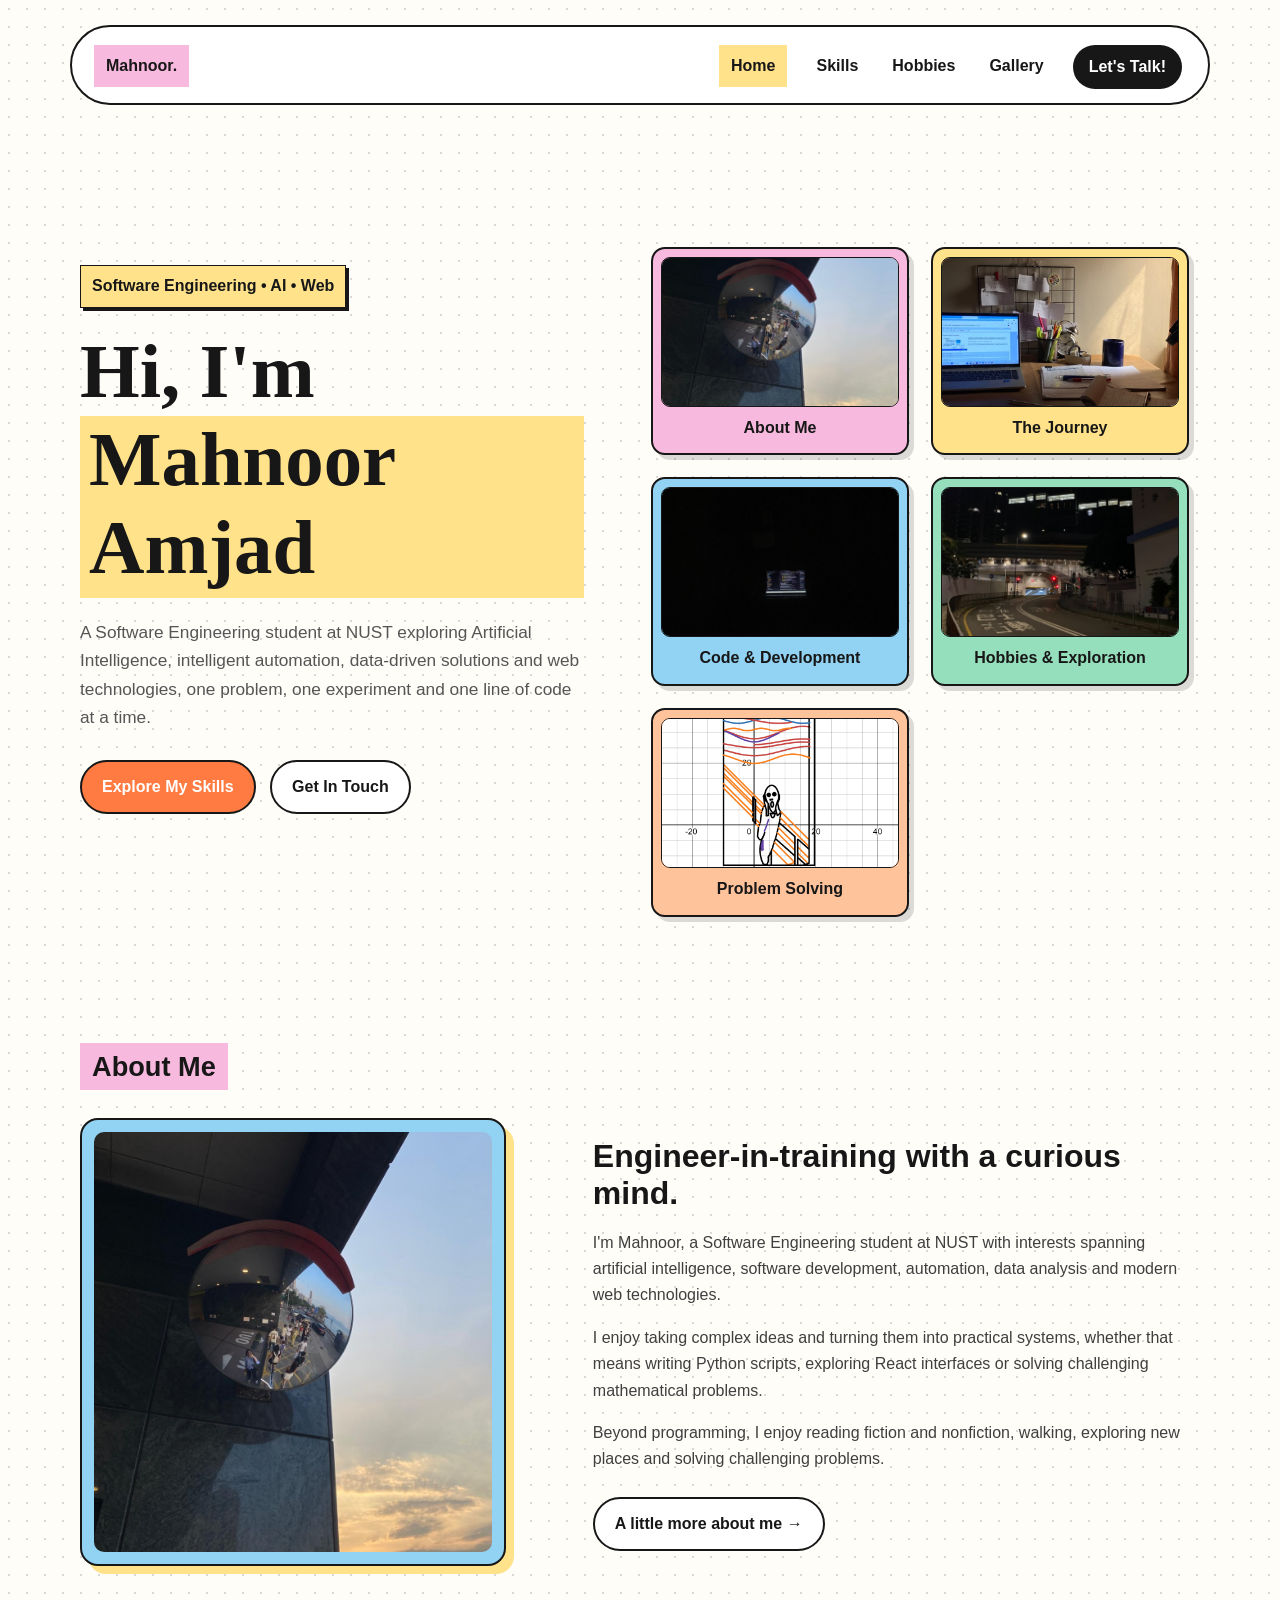
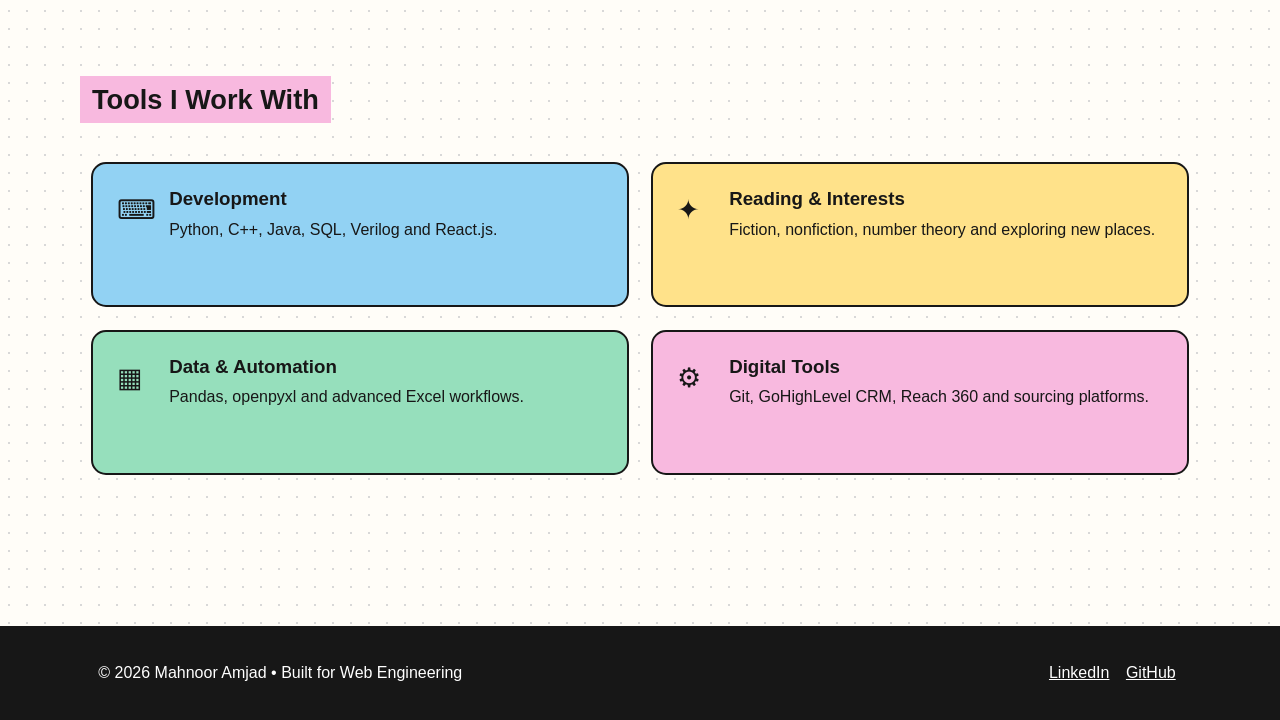
<file: index.html>
<!DOCTYPE html>

<html lang="en">
<head>
<meta charset="utf-8"/>
<meta content="width=device-width, initial-scale=1.0" name="viewport"/>
<title>Mahnoor Amjad | Portfolio</title>

<link href="css/style.css" rel="stylesheet"/></head>
<body>
<div class="nav-wrap">
<nav>
<a class="logo" href="index.html">Mahnoor.</a>
<div class="nav-links">
<a class="active" href="index.html">Home</a>
<a href="skills.html">Skills</a>
<a href="hobbies.html">Hobbies</a>
<a href="gallery.html">Gallery</a>
<a class="contact-pill" href="contact.html">Let's Talk!</a>
</div>
</nav>
</div>
<main>
<!-- HERO -->
<section class="hero">
<div class="hero-content">
<div class="availability">
<span class="availability-dot"></span>
                Software Engineering • AI • Web
            </div>
<h1>
                Hi, I'm
                <span class="highlight-name">Mahnoor Amjad</span>
</h1>
<p class="hero-text">
                A Software Engineering student at NUST exploring Artificial
                Intelligence, intelligent automation, data-driven solutions
                and web technologies, one problem, one experiment and one
                line of code at a time.
            </p>
<div class="hero-buttons">
<a class="button primary" href="skills.html">Explore My Skills</a>
<a class="button" href="contact.html">Get In Touch</a>
</div>
</div>
<!-- AUTOMATIC IMAGE STACK -->
<div class="stack-container">
<span class="spark spark-one">✦</span>
<span class="spark spark-two">✧</span>
<div class="photo-card card-1">
<img alt="About Mahnoor Amjad" src="images/about-me.jpeg"/>
<div class="photo-caption">About Me</div>
</div>
<div class="photo-card card-2">
<img alt="Software engineering workspace" src="images/desk.jpeg"/>
<div class="photo-caption">The Journey</div>
</div>
<div class="photo-card card-3">
<img alt="Programming code" src="images/code.jpeg"/>
<div class="photo-caption">Code &amp; Development</div>
</div>
<div class="photo-card card-4">
<img alt="Hobbies and personal interests" src="images/hobbies.jpeg"/>
<div class="photo-caption">Hobbies &amp; Exploration</div>
</div>
<div class="photo-card card-5">
<img alt="Problem solving with equations" src="images/desmos-graph.png"/>
<div class="photo-caption">Problem Solving</div>
</div>
</div>
</section>
<!-- ABOUT -->
<section class="section">
<h2 class="section-title">About Me</h2>
<div class="about-grid">
<div class="about-visual">
<img alt="Mahnoor Amjad profile" src="images/about-me.jpeg"/>
</div>
<div class="about-text">
<h3>Engineer-in-training with a curious mind.</h3>
<p>
                    I'm Mahnoor, a Software Engineering student at NUST with
                    interests spanning artificial intelligence, software
                    development, automation, data analysis and modern web
                    technologies.
                </p>
<p>
                    I enjoy taking complex ideas and turning them into practical
                    systems, whether that means writing Python scripts,
                    exploring React interfaces or
                    solving challenging mathematical problems.
                </p>
<p>
                    Beyond programming, I enjoy reading fiction and nonfiction,
                    walking, exploring new places and solving challenging
                    problems.
                </p>
<a class="button" href="hobbies.html">A little more about me →</a>
</div>
</div>
</section>
<!-- TOOLS -->
<section class="section">
<h2 class="section-title">Tools I Work With</h2>
<div class="tools-grid">
<article class="tool-card">
<span>⌨</span>
<div>
<h3>Development</h3>
<p>Python, C++, Java, SQL, Verilog and React.js.</p>
</div>
</article>
<article class="tool-card">
<span>✦</span>
<div>
<h3>Reading &amp; Interests</h3>
<p>Fiction, nonfiction, number theory and exploring new places.</p>
</div>
</article>
<article class="tool-card">
<span>▦</span>
<div>
<h3>Data &amp; Automation</h3>
<p>Pandas, openpyxl and advanced Excel workflows.</p>
</div>
</article>
<article class="tool-card">
<span>⚙</span>
<div>
<h3>Digital Tools</h3>
<p>Git, GoHighLevel CRM, Reach 360 and sourcing platforms.</p>
</div>
</article>
</div>
</section>
</main>
<footer>
<div class="footer-inner">
<p>© 2026 Mahnoor Amjad • Built for Web Engineering</p>
<div class="footer-links">
<a href="https://www.linkedin.com/in/mahnoor-amjad-964000329" target="_blank">LinkedIn</a>
<a href="https://github.com/m135531" target="_blank">GitHub</a>
</div>
</div>
</footer>

</body>
</html>
</file>
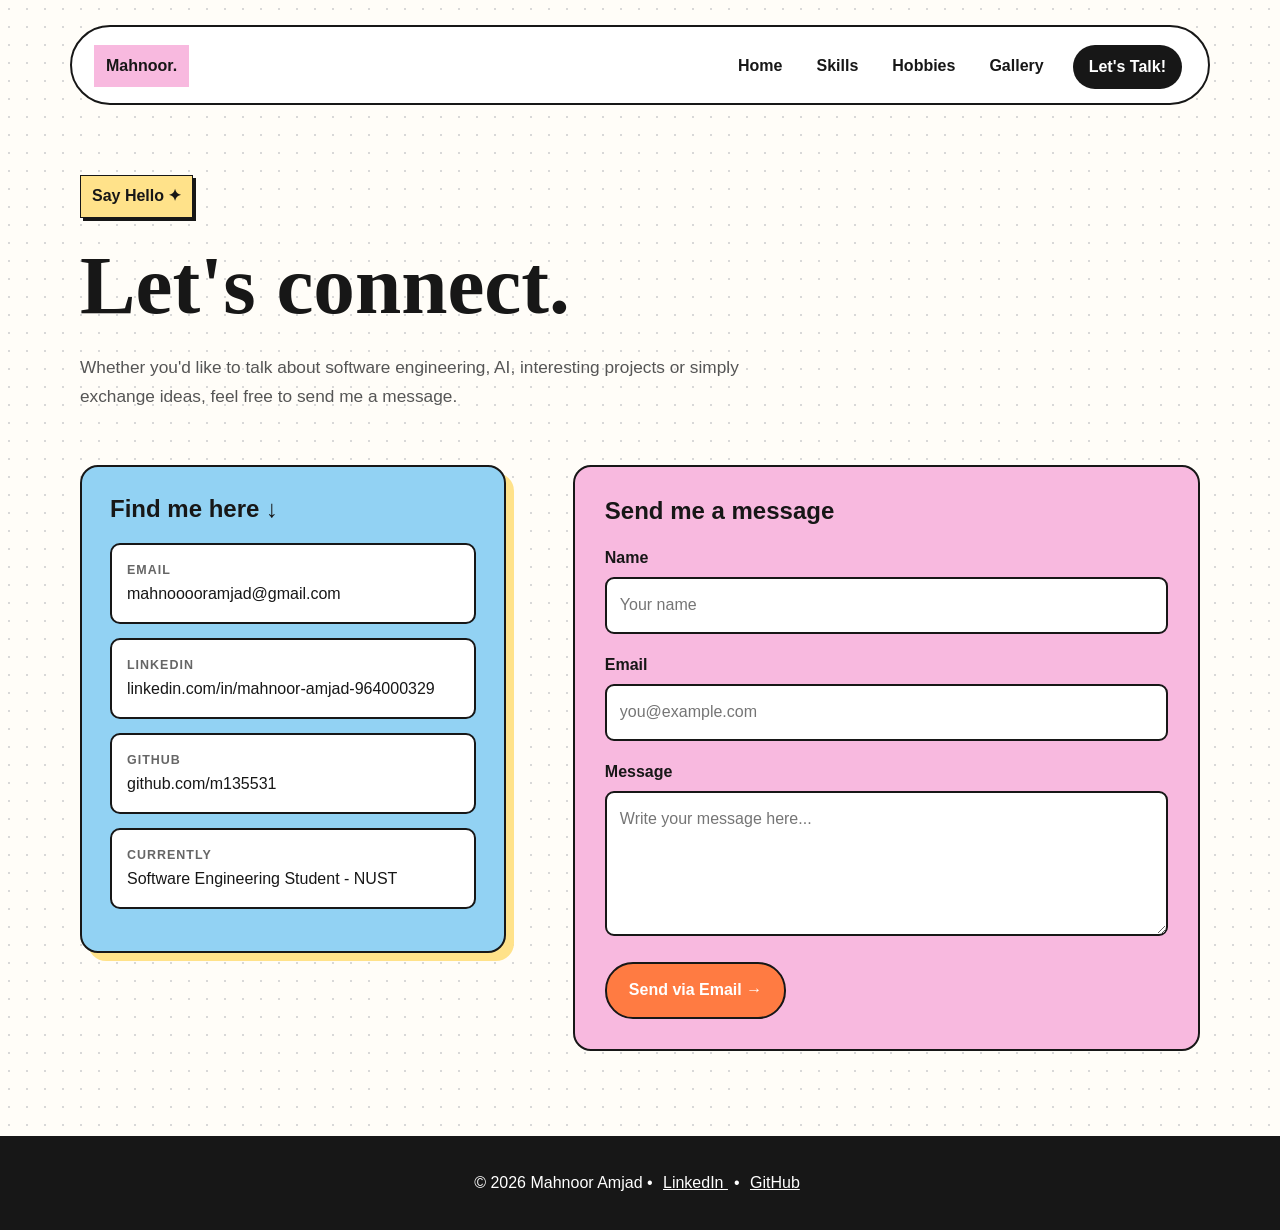
<file: contact.html>
<!DOCTYPE html>

<html lang="en">
<head>
<meta charset="utf-8"/>
<meta content="width=device-width, initial-scale=1.0" name="viewport"/>
<title>Contact | Mahnoor Amjad</title>

<link href="css/style.css" rel="stylesheet"/></head>
<body>
<div class="nav-wrap">
<nav>
<a class="logo" href="index.html">Mahnoor.</a>
<div class="nav-links">
<a href="index.html">Home</a>
<a href="skills.html">Skills</a>
<a href="hobbies.html">Hobbies</a>
<a href="gallery.html">Gallery</a>
<a class="contact-pill active" href="contact.html">Let's Talk!</a>
</div>
</nav>
</div>
<main>
<span class="label">Say Hello ✦</span>
<h1>Let's connect.</h1>
<p class="intro">
        Whether you'd like to talk about software engineering, AI,
        interesting projects or simply exchange ideas, feel free to send
        me a message.
    </p>
<section class="contact-grid">
<div class="info-card">
<h2>Find me here ↓</h2>
<div class="contact-item">
<span>Email</span>
<!-- Replace this before submission -->
<a href="mailto:mahnooooramjad@gmail.com">
                    mahnooooramjad@gmail.com
                </a>
</div>
<div class="contact-item">
<span>LinkedIn</span>
<a href="https://www.linkedin.com/in/mahnoor-amjad-964000329" target="_blank">

                    linkedin.com/in/mahnoor-amjad-964000329

                </a>
</div>
<div class="contact-item">
<span>GitHub</span>
<a href="https://github.com/m135531" target="_blank">

                    github.com/m135531

                </a>
</div>
<div class="contact-item">
<span>Currently</span>

                Software Engineering Student - NUST

            </div>
</div>
<div class="form-card">
<h2>Send me a message</h2>
<form action="mailto:mahnooooramjad@gmail.com" enctype="text/plain" method="post">
<div class="form-group">
<label for="name">Name</label>
<input id="name" name="name" placeholder="Your name" required="" type="text"/>
</div>
<div class="form-group">
<label for="email">Email</label>
<input id="email" name="email" placeholder="you@example.com" required="" type="email"/>
</div>
<div class="form-group">
<label for="message">Message</label>
<textarea id="message" name="message" placeholder="Write your message here..." required=""></textarea>
</div>
<button type="submit">Send via Email →</button>

</form>
</div>
</section>
</main>
<footer>

© 2026 Mahnoor Amjad •

<a href="https://www.linkedin.com/in/mahnoor-amjad-964000329" target="_blank">
LinkedIn
</a>

•

<a href="https://github.com/m135531" target="_blank">
GitHub
</a>
</footer>

</body>
</html>
</file>
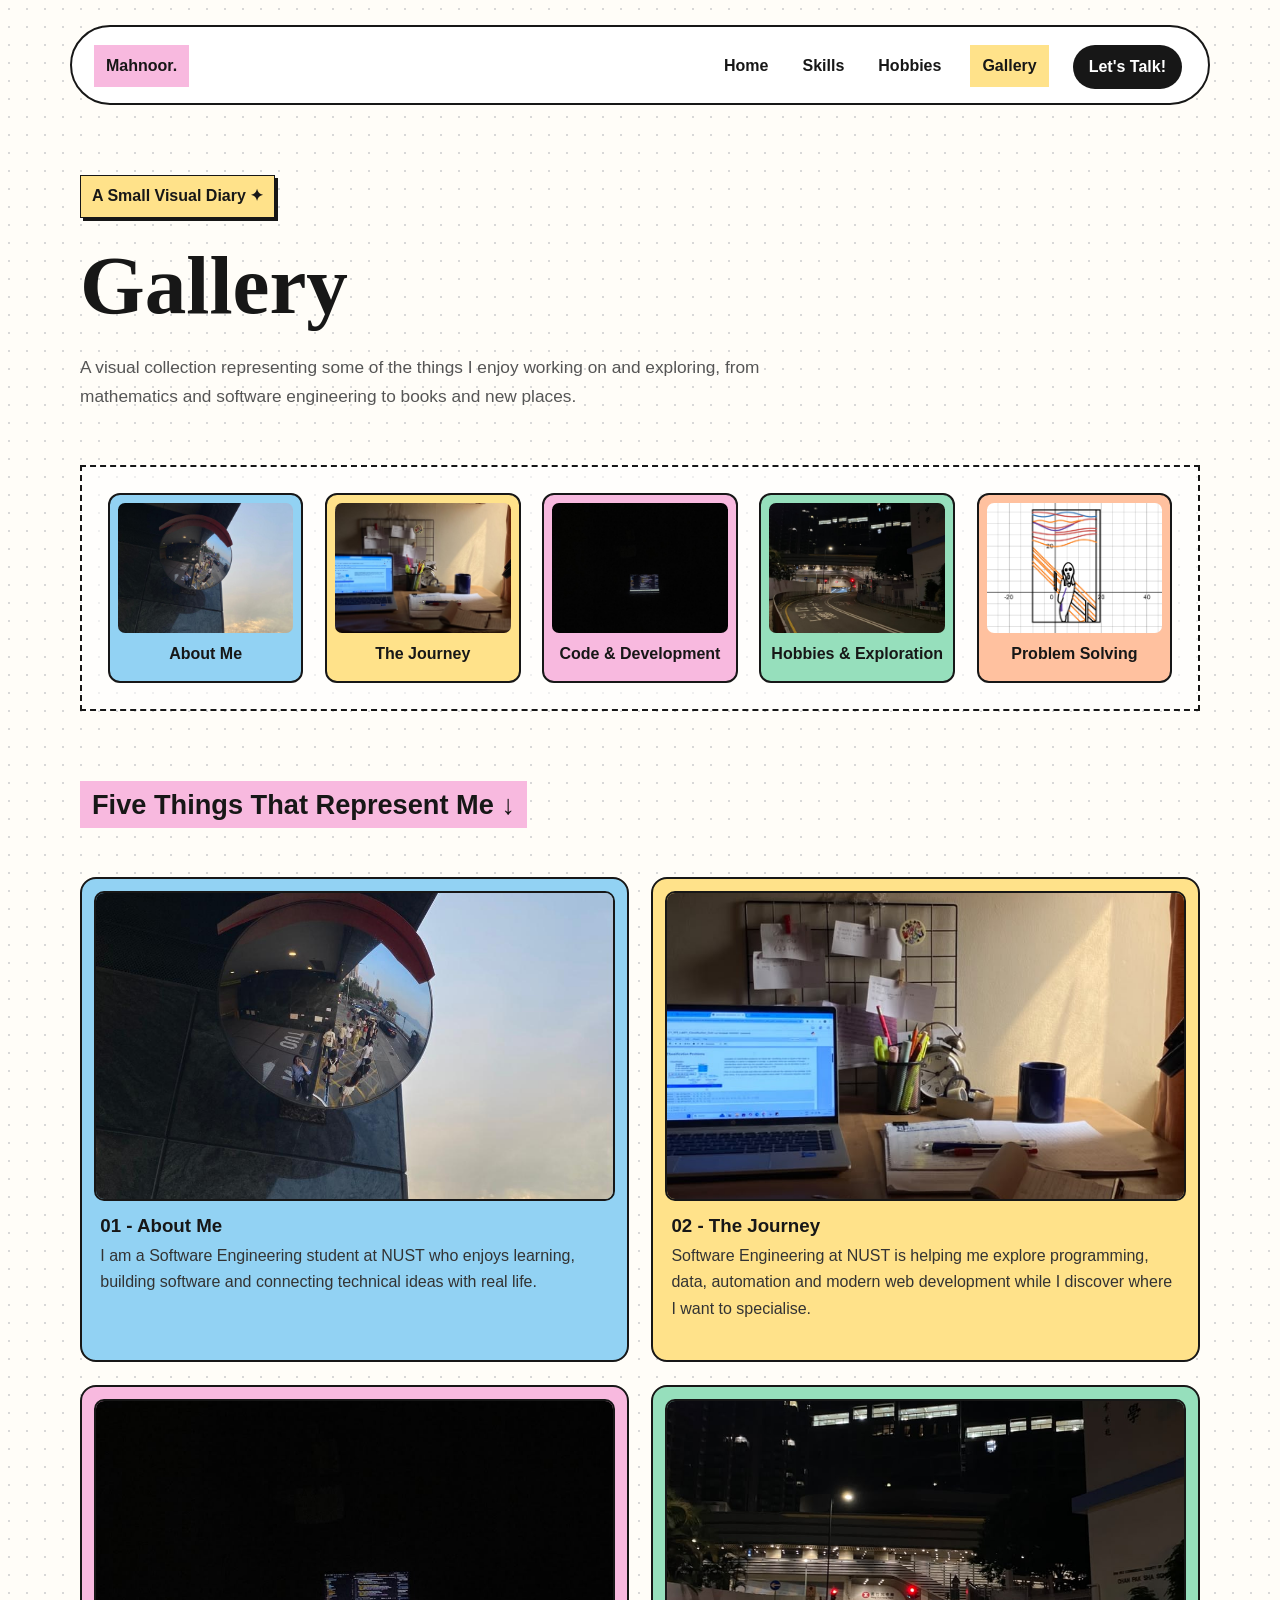
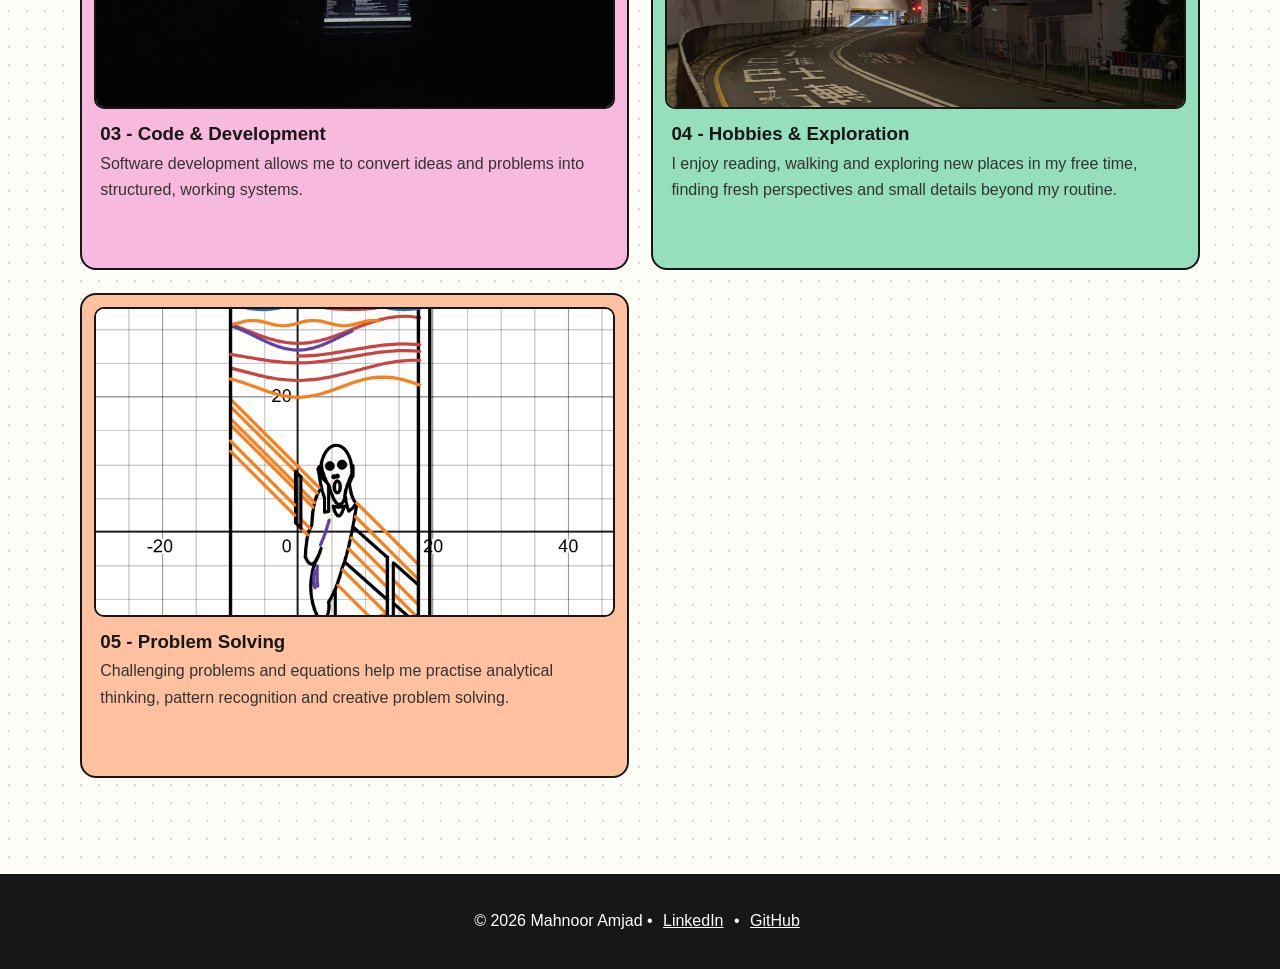
<file: gallery.html>
<!DOCTYPE html>

<html lang="en">
<head>
<meta charset="utf-8"/>
<meta content="width=device-width, initial-scale=1.0" name="viewport"/>
<title>Gallery | Mahnoor Amjad</title>

<link href="css/style.css" rel="stylesheet"/></head>
<body>
<div class="nav-wrap">
<nav>
<a class="logo" href="index.html">Mahnoor.</a>
<div class="nav-links">
<a href="index.html">Home</a>
<a href="skills.html">Skills</a>
<a href="hobbies.html">Hobbies</a>
<a class="active" href="gallery.html">Gallery</a>
<a class="contact-pill" href="contact.html">Let's Talk!</a>
</div>
</nav>
</div>
<main>
<span class="label">A Small Visual Diary ✦</span>
<h1>Gallery</h1>
<p class="intro">
    A visual collection representing some of the things I enjoy working on
    and exploring, from mathematics and software engineering to books and new places.
</p>

<section class="featured">
<div class="feature-card">
<img alt="About Mahnoor Amjad" src="images/about-me.jpeg"/>
<p>About Me</p>
</div>
<div class="feature-card">
<img alt="Software engineering student" src="images/desk.jpeg"/>
<p>The Journey</p>
</div>
<div class="feature-card">
<img alt="Programming code" src="images/code.jpeg"/>
<p>Code &amp; Development</p>
</div>
<div class="feature-card">
<img alt="Hobbies and personal interests" src="images/hobbies.jpeg"/>
<p>Hobbies &amp; Exploration</p>
</div>
<div class="feature-card">
<img alt="Problem solving with equations" src="images/desmos-graph.png"/>
<p>Problem Solving</p>
</div>
</section>
<h2 class="gallery-title">Five Things That Represent Me ↓</h2>
<section class="gallery-grid">
<article class="gallery-card">
<img alt="About Mahnoor Amjad" src="images/about-me.jpeg"/>
<h3>01 - About Me</h3>
<p>
              I am a Software Engineering student at NUST who enjoys learning,
              building software and connecting technical ideas with real life.
        </p>
</article>
<article class="gallery-card">
<img alt="Software engineering journey" src="images/desk.jpeg"/>
<h3>02 - The Journey</h3>
<p>
            Software Engineering at NUST is helping me explore programming,
            data, automation and modern web development while I discover where
            I want to specialise.
        </p>
</article>
<article class="gallery-card">
<img alt="Programming code" src="images/code.jpeg"/>
<h3>03 - Code &amp; Development</h3>
<p>
            Software development allows me to convert ideas and problems
            into structured, working systems.
        </p>
</article>
<article class="gallery-card">
<img alt="Hobbies and personal interests" src="images/hobbies.jpeg"/>
<h3>04 - Hobbies &amp; Exploration</h3>
<p>
            I enjoy reading, walking and exploring new places in my free time,
            finding fresh perspectives and small details beyond my routine.
        </p>
</article>
<article class="gallery-card">
<img alt="Problem solving with equations" src="images/desmos-graph.png"/>
<h3>05 - Problem Solving</h3>
<p>
              Challenging problems and equations help me practise analytical
              thinking, pattern recognition and creative problem solving.
        </p>
</article>
</section>
</main>
<footer>

© 2026 Mahnoor Amjad •

<a href="https://www.linkedin.com/in/mahnoor-amjad-964000329" target="_blank">LinkedIn</a>

•

<a href="https://github.com/m135531" target="_blank">GitHub</a>
</footer>

</body>
</html>
</file>
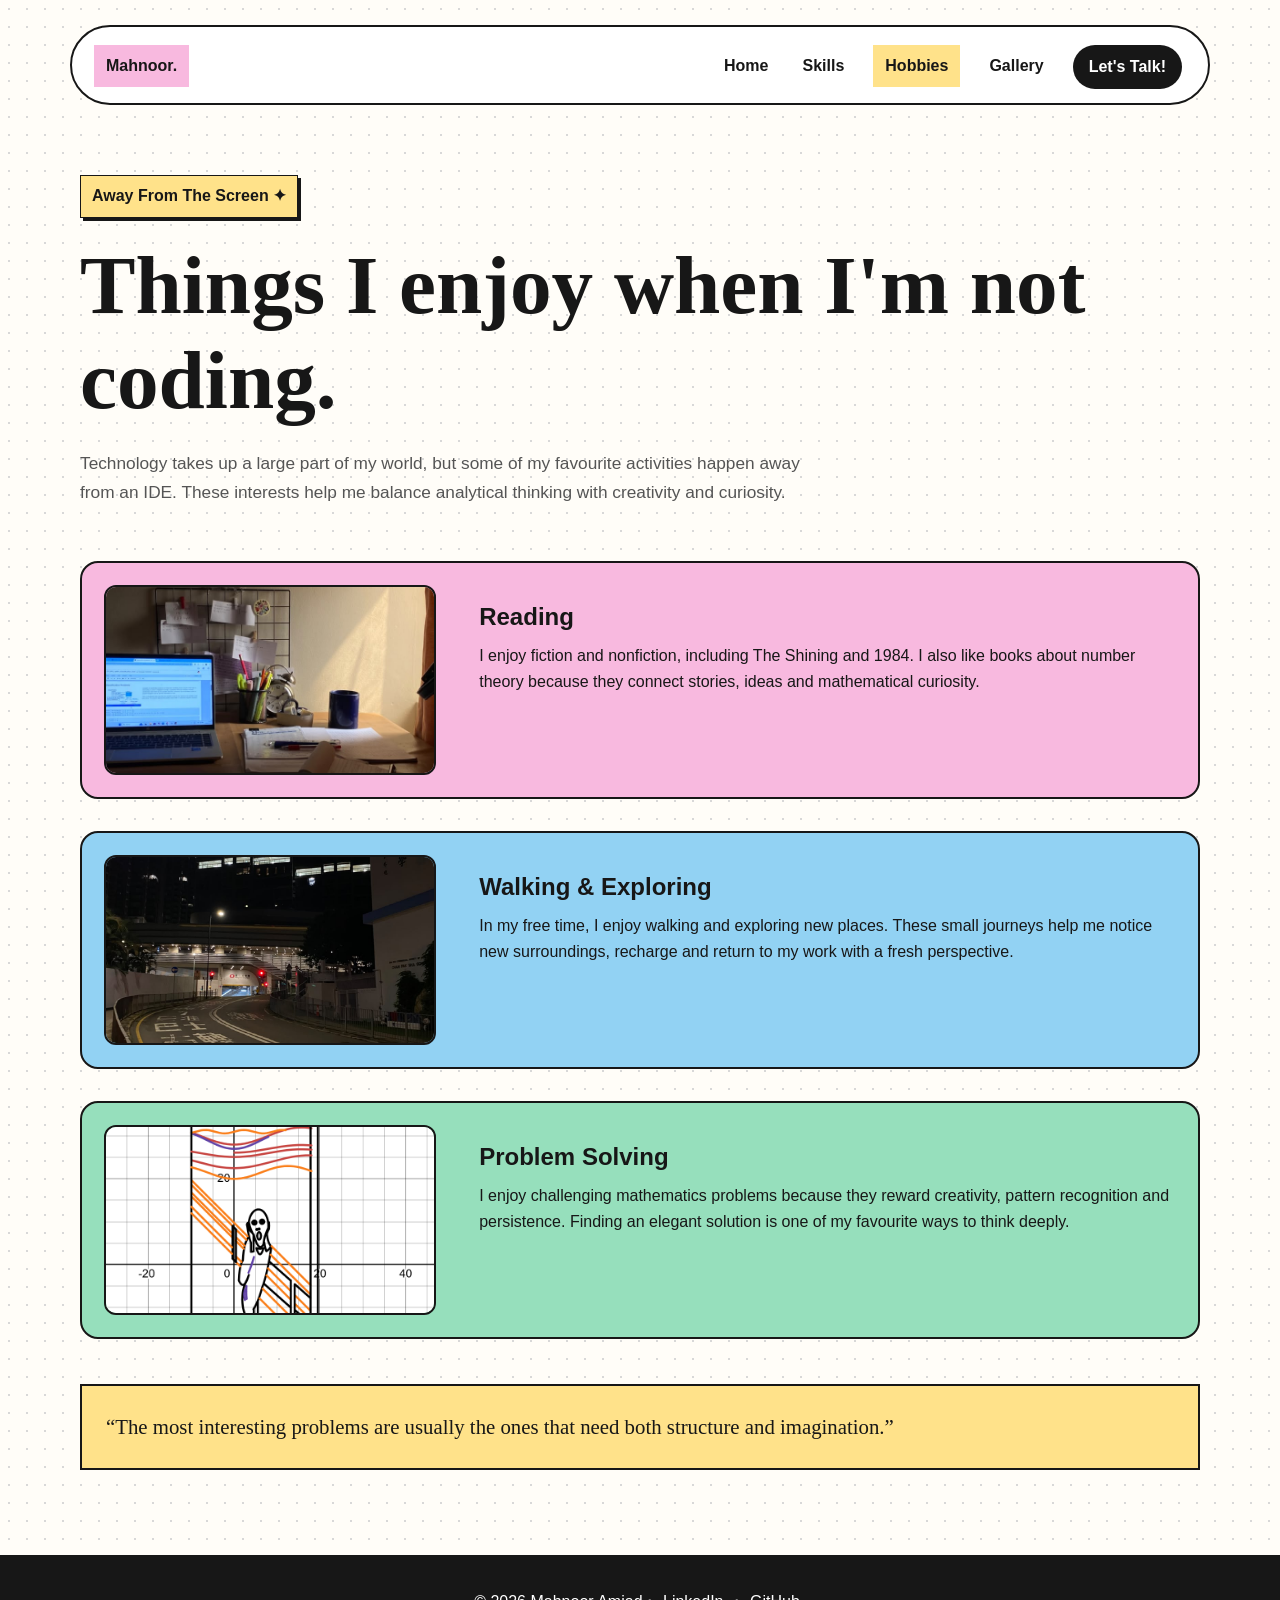
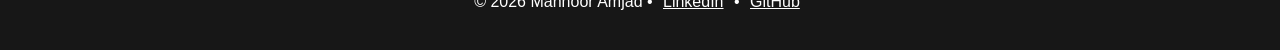
<file: hobbies.html>
<!DOCTYPE html>

<html lang="en">
<head>
<meta charset="utf-8"/>
<meta content="width=device-width, initial-scale=1.0" name="viewport"/>
<title>Hobbies | Mahnoor Amjad</title>

<link href="css/style.css" rel="stylesheet"/></head>
<body>
<div class="nav-wrap">
<nav>
<a class="logo" href="index.html">Mahnoor.</a>
<div class="nav-links">
<a href="index.html">Home</a>
<a href="skills.html">Skills</a>
<a class="active" href="hobbies.html">Hobbies</a>
<a href="gallery.html">Gallery</a>
<a class="contact-pill" href="contact.html">Let's Talk!</a>
</div>
</nav>
</div>
<main>
<span class="page-label">Away From The Screen ✦</span>
<h1>Things I enjoy when I'm not coding.</h1>
<p class="intro">
        Technology takes up a large part of my world, but some of my favourite
        activities happen away from an IDE. These interests help me balance
        analytical thinking with creativity and curiosity.
    </p>
<section class="hobby-list">
<article class="hobby">
<div class="icon-box">
<img alt="Study desk for reading and learning" src="images/desk.jpeg"/>
</div>
<div>
<h2>Reading</h2>
<p>
                    I enjoy fiction and nonfiction, including The Shining and
                    1984. I also like books about number theory because they
                    connect stories, ideas and mathematical curiosity.
                </p>
</div>
</article>
<article class="hobby">
<div class="icon-box">
<img alt="City street while walking and exploring" src="images/hobbies.jpeg"/>
</div>
<div>
<h2>Walking &amp; Exploring</h2>
<p>
                    In my free time, I enjoy walking and exploring new places.
                    These small journeys help me notice new surroundings,
                    recharge and return to my work with a fresh perspective.
                </p>
</div>
</article>
<article class="hobby">
<div class="icon-box">
<img alt="Mathematical equations on a page" src="images/desmos-graph.png"/>
</div>
<div>
<h2>Problem Solving</h2>
<p>
                    I enjoy challenging mathematics problems because they
                    reward creativity, pattern recognition and persistence.
                    Finding an elegant solution is one of my favourite ways
                    to think deeply.
                </p>
</div>
</article>
</section>
<div class="quote-box">
        “The most interesting problems are usually the ones that need both
        structure and imagination.”
    </div>
</main>
<footer>

    © 2026 Mahnoor Amjad •

    <a href="https://www.linkedin.com/in/mahnoor-amjad-964000329" target="_blank">LinkedIn</a>

    •

    <a href="https://github.com/m135531" target="_blank">GitHub</a>
</footer>
</body>
</html>
</file>
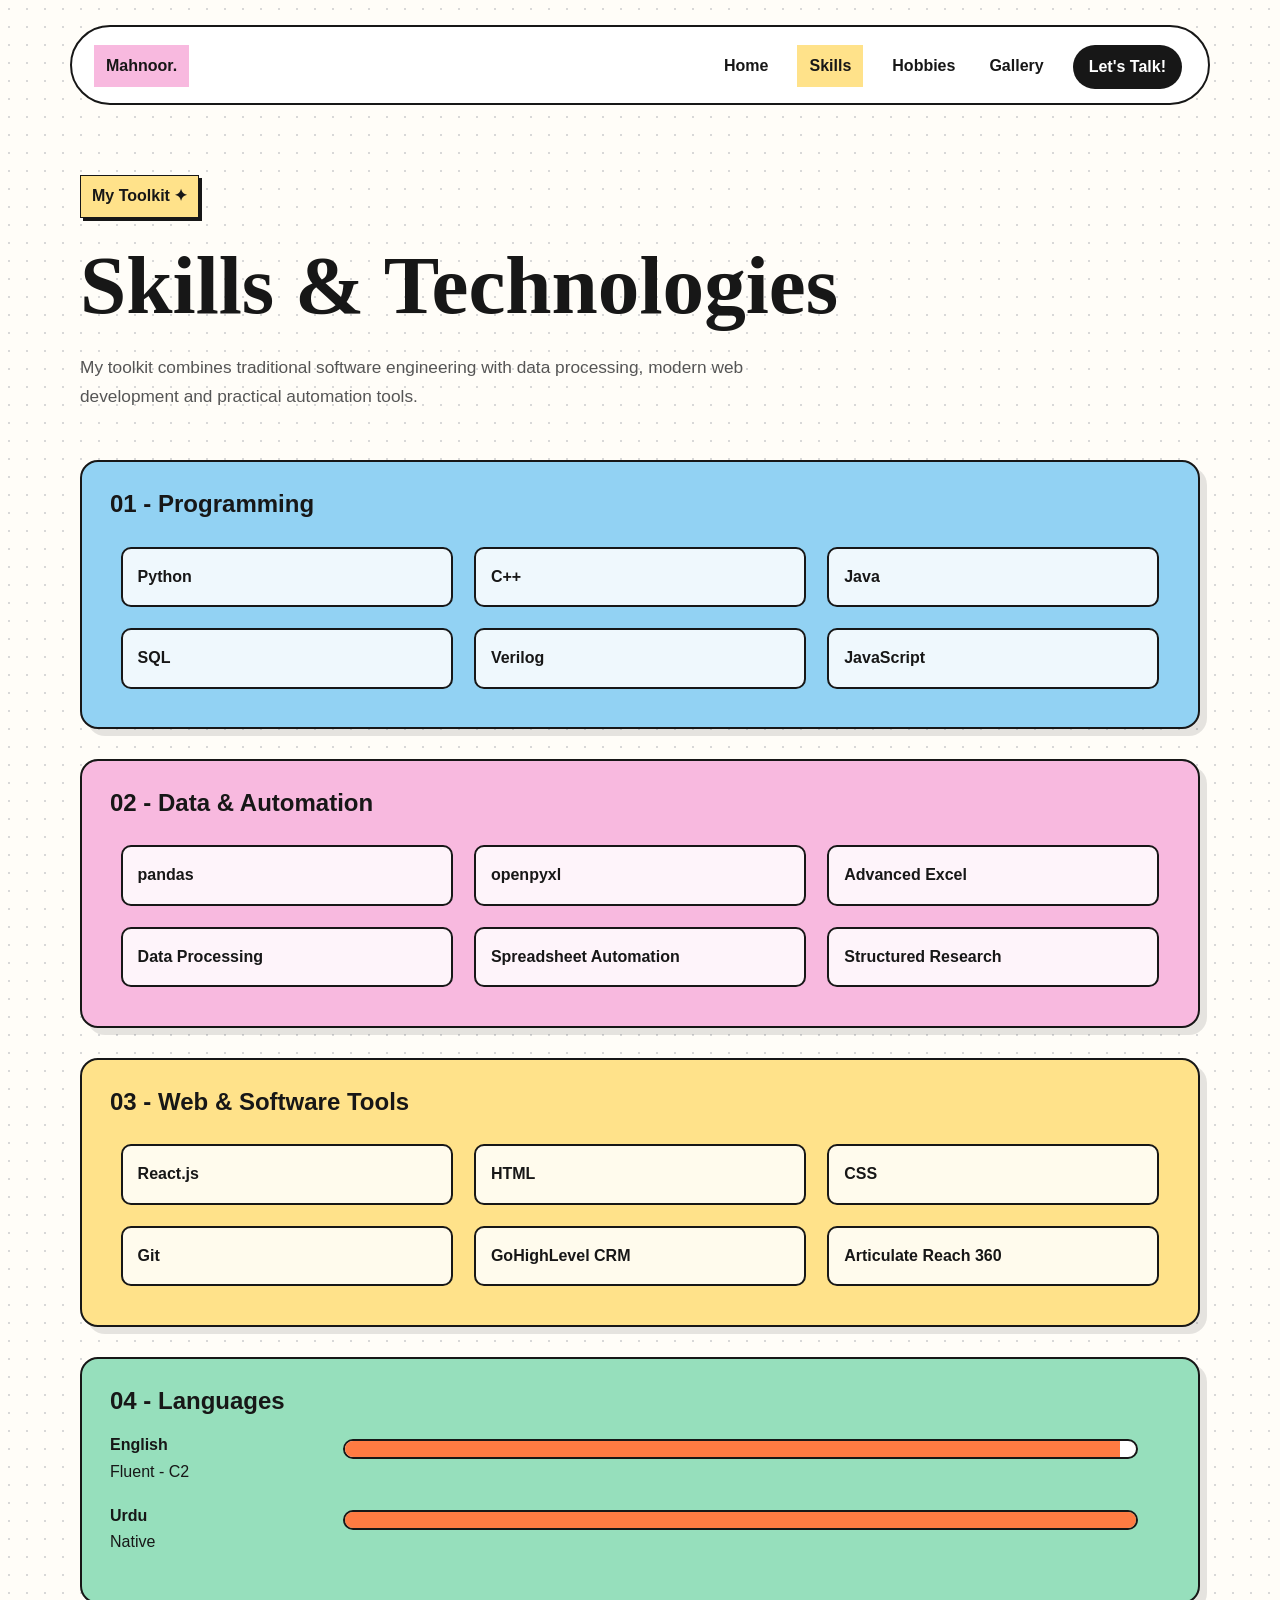
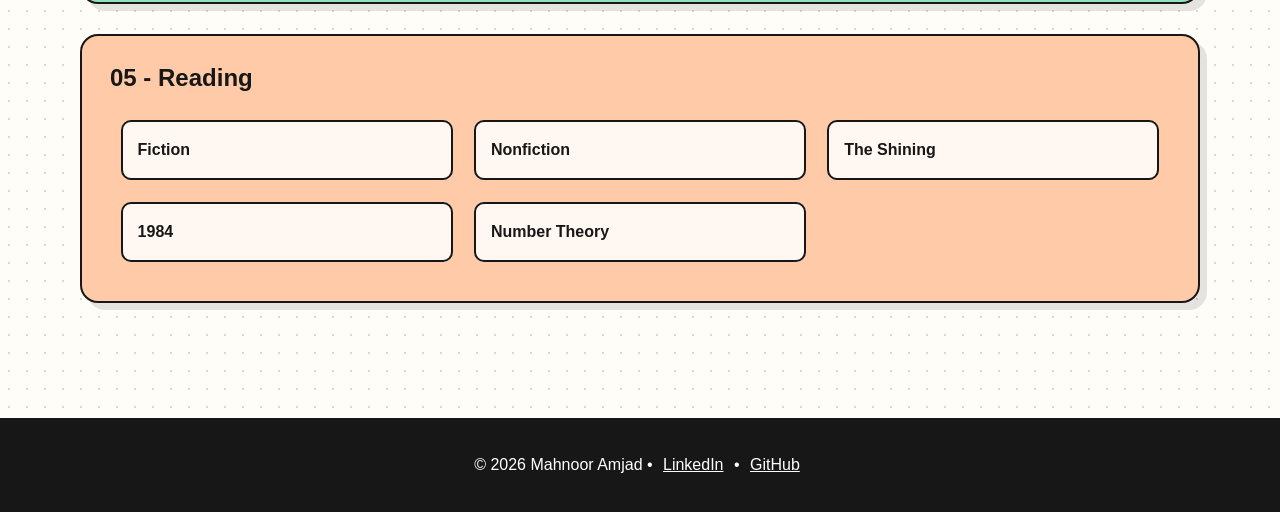
<file: skills.html>
<!DOCTYPE html>

<html lang="en">
<head>
<meta charset="utf-8"/>
<meta content="width=device-width, initial-scale=1.0" name="viewport"/>
<title>Skills | Mahnoor Amjad</title>

<link href="css/style.css" rel="stylesheet"/></head>
<body>
<div class="nav-wrap">
<nav>
<a class="logo" href="index.html">Mahnoor.</a>
<div class="nav-links">
<a href="index.html">Home</a>
<a class="active" href="skills.html">Skills</a>
<a href="hobbies.html">Hobbies</a>
<a href="gallery.html">Gallery</a>
<a class="contact-pill" href="contact.html">Let's Talk!</a>
</div>
</nav>
</div>
<main>
<section class="page-intro">
<span class="label">My Toolkit ✦</span>
<h1>Skills &amp; Technologies</h1>
<p>
        My toolkit combines traditional software engineering with data
        processing, modern web development and practical
        automation tools.
    </p>
</section>
<div class="skills-container">
<section class="skill-section">
<h2>01 - Programming</h2>
<div class="skill-grid">
<div class="skill">Python</div>
<div class="skill">C++</div>
<div class="skill">Java</div>
<div class="skill">SQL</div>
<div class="skill">Verilog</div>
<div class="skill">JavaScript</div>
</div>
</section>
<section class="skill-section">
<h2>02 - Data &amp; Automation</h2>
<div class="skill-grid">
<div class="skill">pandas</div>
<div class="skill">openpyxl</div>
<div class="skill">Advanced Excel</div>
<div class="skill">Data Processing</div>
<div class="skill">Spreadsheet Automation</div>
<div class="skill">Structured Research</div>
</div>
</section>
<section class="skill-section">
<h2>03 - Web &amp; Software Tools</h2>
<div class="skill-grid">
<div class="skill">React.js</div>
<div class="skill">HTML</div>
<div class="skill">CSS</div>
<div class="skill">Git</div>
<div class="skill">GoHighLevel CRM</div>
<div class="skill">Articulate Reach 360</div>
</div>
</section>
<section class="skill-section">
<h2>04 - Languages</h2>
<div class="language-row">
<div>
<strong>English</strong><br/>
                Fluent - C2
            </div>
<div class="language-bar">
<div class="language-level english"></div>
</div>
</div>
<div class="language-row">
<div>
<strong>Urdu</strong><br/>
                Native
            </div>
<div class="language-bar">
<div class="language-level urdu"></div>
</div>
</div>
</section>
<section class="skill-section">
<h2>05 - Reading</h2>
<div class="skill-grid">
<div class="skill">Fiction</div>
<div class="skill">Nonfiction</div>
<div class="skill">The Shining</div>
<div class="skill">1984</div>
<div class="skill">Number Theory</div>
</div>
</section>
</div>
</main>
<footer>
<p>
        © 2026 Mahnoor Amjad •
        <a href="https://www.linkedin.com/in/mahnoor-amjad-964000329" target="_blank">LinkedIn</a>
        •
        <a href="https://github.com/m135531" target="_blank">GitHub</a>
</p>
</footer>
</body>
</html>
</file>
<file: css/style.css>
/* =========================================================
   Mahnoor Amjad - Personal Portfolio
   CS344 Web Engineering Lab
   External stylesheet only - no CSS framework and no JavaScript.
   Float and clear are intentionally used for navigation, page
   sections and the gallery to demonstrate the lab requirements.
   ========================================================= */

* {
    box-sizing: border-box;
    margin: 0;
    padding: 0;
}

:root {
    --cream: #fffdf8;
    --black: #171717;
    --yellow: #ffe28a;
    --pink: #f8b9df;
    --blue: #92d2f3;
    --green: #96dfbc;
    --orange: #ff7b42;
    --muted: #555555;
}

html { scroll-behavior: smooth; }

body {
    font-family: Arial, Helvetica, sans-serif;
    color: var(--black);
    background-color: var(--cream);
    background-image: radial-gradient(#d8d8d8 1px, transparent 1px);
    background-size: 18px 18px;
    line-height: 1.65;
}

a { color: inherit; text-decoration: none; }
img { max-width: 100%; display: block; }

/* ---------- Navigation: float + clear ---------- */
.nav-wrap {
    width: min(1140px, 92%);
    margin: 25px auto 0;
}

nav {
    background: #ffffff;
    border: 2px solid var(--black);
    border-radius: 50px;
    min-height: 76px;
    padding: 14px 22px;
}

nav::after,
.hero::after,
.about-grid::after,
.tools-grid::after,
.hobby::after,
.skill-grid::after,
.gallery-grid::after,
.contact-grid::after,
.footer-inner::after {
    content: "";
    display: block;
    clear: both;
}

.logo {
    float: left;
    margin-top: 4px;
    background: var(--pink);
    padding: 8px 12px;
    font-weight: 800;
}

.nav-links { float: right; }

.nav-links a {
    float: left;
    margin: 4px 4px 0 20px;
    padding: 8px 5px;
    font-weight: 700;
}

.nav-links a:hover { color: #c84f1c; }
.nav-links .active { background: var(--yellow); padding: 8px 12px; }
.nav-links .contact-pill {
    color: #ffffff;
    background: var(--black);
    padding: 9px 16px;
    border-radius: 28px;
}

/* ---------- Shared page styles ---------- */
main {
    width: min(1120px, 92%);
    margin: 0 auto;
    padding: 70px 0 85px;
}

h1, h2, h3 { line-height: 1.15; }
h1 {
    font-family: Georgia, "Times New Roman", serif;
    font-size: clamp(3rem, 7vw, 5.2rem);
    margin: 20px 0;
}

.label, .page-label, .availability {
    display: inline-block;
    background: var(--yellow);
    border: 1.5px solid var(--black);
    padding: 7px 11px;
    font-weight: 700;
    box-shadow: 3px 3px 0 var(--black);
}

.intro, .hero-text, .page-intro p {
    max-width: 720px;
    color: var(--muted);
    font-size: 1.08rem;
}

.button {
    display: inline-block;
    border: 2px solid var(--black);
    border-radius: 28px;
    padding: 12px 20px;
    margin: 8px 10px 8px 0;
    background: #ffffff;
    font-weight: 700;
}
.button.primary { background: var(--orange); color: #ffffff; }
.button:hover { box-shadow: 4px 4px 0 var(--black); }

.section { padding: 55px 0; }
.section-title, .gallery-title {
    display: inline-block;
    background: var(--pink);
    padding: 8px 12px;
    margin-bottom: 28px;
    font-size: 1.7rem;
}

/* ---------- Home ---------- */
.hero { padding: 25px 0 60px; }
.hero-content {
    float: left;
    width: 50%;
    padding: 65px 5% 35px 0;
}
.hero h1 { font-size: clamp(3.1rem, 6vw, 5.2rem); }
.highlight-name {
    display: inline-block;
    background: var(--yellow);
    padding: 0 9px 5px;
}
.hero-buttons { margin-top: 20px; }

.stack-container {
    float: right;
    width: 50%;
    padding-top: 35px;
}
.photo-card {
    float: left;
    width: 46%;
    margin: 2%;
    border: 2px solid var(--black);
    border-radius: 14px;
    padding: 8px 8px 12px;
    background: var(--pink);
    box-shadow: 5px 5px 0 rgba(23,23,23,.15);
}
.photo-card:nth-of-type(2) { background: var(--yellow); }
.photo-card:nth-of-type(3) { background: var(--blue); }
.photo-card:nth-of-type(4) { background: var(--green); }
.photo-card:nth-of-type(5) { background: #ffc39c; }
.photo-card img {
    width: 100%;
    height: 150px;
    object-fit: cover;
    border: 1.5px solid var(--black);
    border-radius: 9px;
}
.photo-caption { text-align: center; font-weight: 800; padding-top: 8px; }
.spark { display: none; }

.about-visual {
    float: left;
    width: 38%;
    background: var(--blue);
    border: 2px solid var(--black);
    border-radius: 18px;
    padding: 12px;
    box-shadow: 8px 8px 0 var(--yellow);
}
.about-visual img { width: 100%; height: 420px; object-fit: cover; border-radius: 10px; }
.about-text { float: right; width: 56%; padding: 20px 0 0 20px; }
.about-text h3 { font-size: 2rem; margin-bottom: 18px; }
.about-text p { margin-bottom: 16px; color: #3f3f3f; }

.tool-card {
    float: left;
    width: 48%;
    min-height: 145px;
    margin: 1%;
    padding: 24px;
    border: 2px solid var(--black);
    border-radius: 15px;
    background: #ffffff;
}
.tool-card:nth-child(1) { background: var(--blue); }
.tool-card:nth-child(2) { background: var(--yellow); }
.tool-card:nth-child(3) { background: var(--green); }
.tool-card:nth-child(4) { background: var(--pink); }
.tool-card > span { float: left; width: 45px; font-size: 1.7rem; }
.tool-card > div { margin-left: 52px; }
.tool-card h3 { margin-bottom: 7px; }

/* ---------- Hobbies ---------- */
.hobby-list { margin-top: 55px; }
.hobby {
    margin: 0 0 32px;
    padding: 22px;
    border: 2px solid var(--black);
    border-radius: 18px;
    background: #ffffff;
}
.hobby:nth-child(1) { background: var(--pink); }
.hobby:nth-child(2) { background: var(--blue); }
.hobby:nth-child(3) { background: var(--green); }
.icon-box {
    float: left;
    width: 31%;
    margin-right: 4%;
}
.icon-box img {
    width: 100%;
    height: 190px;
    object-fit: cover;
    border: 2px solid var(--black);
    border-radius: 12px;
}
.hobby > div:last-child { float: left; width: 65%; padding-top: 18px; }
.hobby h2 { margin-bottom: 12px; }
.quote-box {
    clear: both;
    margin-top: 45px;
    padding: 24px;
    border: 2px solid var(--black);
    background: var(--yellow);
    font-family: Georgia, serif;
    font-size: 1.3rem;
}

/* ---------- Skills ---------- */
.page-intro { margin-bottom: 50px; }
.skill-section {
    margin: 0 0 30px;
    padding: 28px;
    border: 2px solid var(--black);
    border-radius: 18px;
    box-shadow: 7px 7px 0 rgba(0,0,0,.1);
}
.skill-section:nth-child(1) { background: var(--blue); }
.skill-section:nth-child(2) { background: var(--pink); }
.skill-section:nth-child(3) { background: var(--yellow); }
.skill-section:nth-child(4) { background: var(--green); }
.skill-section:nth-child(5) { background: #ffcaa7; }
.skill-section h2 { margin-bottom: 18px; }
.skill {
    float: left;
    width: 31.333%;
    margin: 1%;
    padding: 15px;
    background: rgba(255,255,255,.85);
    border: 2px solid var(--black);
    border-radius: 10px;
    font-weight: 700;
}
.language-row { margin: 18px 0; }
.language-row > div:first-child { float: left; width: 22%; }
.language-bar {
    float: left;
    width: 75%;
    height: 20px;
    margin-top: 7px;
    border: 2px solid var(--black);
    border-radius: 20px;
    overflow: hidden;
    background: #ffffff;
}
.language-row::after { content:""; display:block; clear:both; }
.language-level { height: 100%; background: var(--orange); }
.english { width: 98%; }
.urdu { width: 100%; }

/* ---------- Gallery: float + clear ---------- */
.featured {
    margin: 55px 0 70px;
    padding: 15px;
    border: 2px dashed var(--black);
    background: rgba(255,255,255,.6);
}
.featured::after { content:""; display:block; clear:both; }
.feature-card {
    float: left;
    width: 18%;
    margin: 1%;
    padding: 8px 8px 13px;
    border: 2px solid var(--black);
    border-radius: 12px;
    background: var(--blue);
}
.feature-card:nth-child(2) { background: var(--yellow); }
.feature-card:nth-child(3) { background: var(--pink); }
.feature-card:nth-child(4) { background: var(--green); }
.feature-card:nth-child(5) { background: #ffc19f; }
.feature-card img { width: 100%; height: 130px; object-fit: cover; border-radius: 7px; }
.feature-card p { text-align: center; font-weight: 700; margin-top: 8px; }

.gallery-grid { margin: 10px -1% 0; }
.gallery-card {
    float: left;
    width: 48%;
    min-height: 485px;
    margin: 1%;
    padding: 12px 12px 20px;
    border: 2px solid var(--black);
    border-radius: 16px;
    background: var(--blue);
}
.gallery-card:nth-child(2) { background: var(--yellow); }
.gallery-card:nth-child(3) { background: var(--pink); }
.gallery-card:nth-child(4) { background: var(--green); }
.gallery-card:nth-child(5) { background: #ffc19f; }
.gallery-card img {
    width: 100%;
    height: 310px;
    object-fit: cover;
    border: 2px solid var(--black);
    border-radius: 10px;
}
.gallery-card h3 { margin: 14px 6px 6px; }
.gallery-card p { margin: 0 6px; color: #333333; }
.gallery-card:last-child { clear: both; }

/* ---------- Contact ---------- */
.contact-grid { margin-top: 55px; }
.info-card {
    float: left;
    width: 38%;
    padding: 28px;
    background: var(--blue);
    border: 2px solid var(--black);
    border-radius: 18px;
    box-shadow: 8px 8px 0 var(--yellow);
}
.form-card {
    float: right;
    width: 56%;
    padding: 30px;
    background: var(--pink);
    border: 2px solid var(--black);
    border-radius: 18px;
}
.info-card h2, .form-card h2 { margin-bottom: 20px; }
.contact-item {
    margin-bottom: 14px;
    padding: 15px;
    background: #ffffff;
    border: 2px solid var(--black);
    border-radius: 10px;
    overflow-wrap: anywhere;
}
.contact-item span {
    display: block;
    color: #666666;
    font-size: .78rem;
    font-weight: 700;
    text-transform: uppercase;
    letter-spacing: 1px;
}
.form-group { margin-bottom: 18px; }
label { display: block; margin-bottom: 6px; font-weight: 700; }
input, textarea {
    width: 100%;
    padding: 13px;
    border: 2px solid var(--black);
    border-radius: 9px;
    background: #ffffff;
    font: inherit;
}
textarea { min-height: 145px; resize: vertical; }
button {
    padding: 13px 22px;
    border: 2px solid var(--black);
    border-radius: 28px;
    background: var(--orange);
    color: #ffffff;
    font: inherit;
    font-weight: 700;
    cursor: pointer;
}

/* ---------- Footer ---------- */
footer {
    clear: both;
    padding: 34px 4%;
    text-align: center;
    background: var(--black);
    color: #ffffff;
}
.footer-inner { width: min(1120px, 92%); margin: auto; }
.footer-inner p { float: left; }
.footer-links { float: right; }
footer a { text-decoration: underline; margin: 0 6px; }

/* ---------- Responsive ---------- */
@media (max-width: 800px) {
    .logo, .nav-links, .nav-links a,
    .hero-content, .stack-container,
    .about-visual, .about-text,
    .tool-card, .icon-box, .hobby > div:last-child,
    .skill, .language-row > div:first-child, .language-bar,
    .feature-card, .gallery-card,
    .info-card, .form-card,
    .footer-inner p, .footer-links {
        float: none;
        width: 100%;
    }

    nav { border-radius: 20px; }
    .logo { display: inline-block; margin-bottom: 10px; }
    .nav-links a { display: inline-block; margin: 4px 9px 4px 0; }
    .hero-content { padding: 35px 0 20px; }
    .photo-card { width: 46%; }
    .about-text { padding: 30px 0 0; }
    .about-visual img { height: 330px; }
    .tool-card { margin: 12px 0; }
    .icon-box { margin: 0 0 18px; }
    .hobby > div:last-child { padding-top: 0; }
    .skill { margin: 8px 0; }
    .language-bar { margin: 8px 0 18px; }
    .feature-card { margin: 10px 0; }
    .feature-card img { height: 220px; }
    .gallery-card { min-height: 0; margin: 14px 0; }
    .gallery-card img { height: 260px; }
    .info-card, .form-card { margin-bottom: 28px; }
    .footer-inner p, .footer-links { margin: 5px 0; text-align: center; }
}

@media (max-width: 500px) {
    main { padding-top: 50px; }
    h1 { font-size: 3rem; }
    .photo-card { float: none; width: 100%; margin: 14px 0; }
    .photo-card img { height: 230px; }
}
</file>
